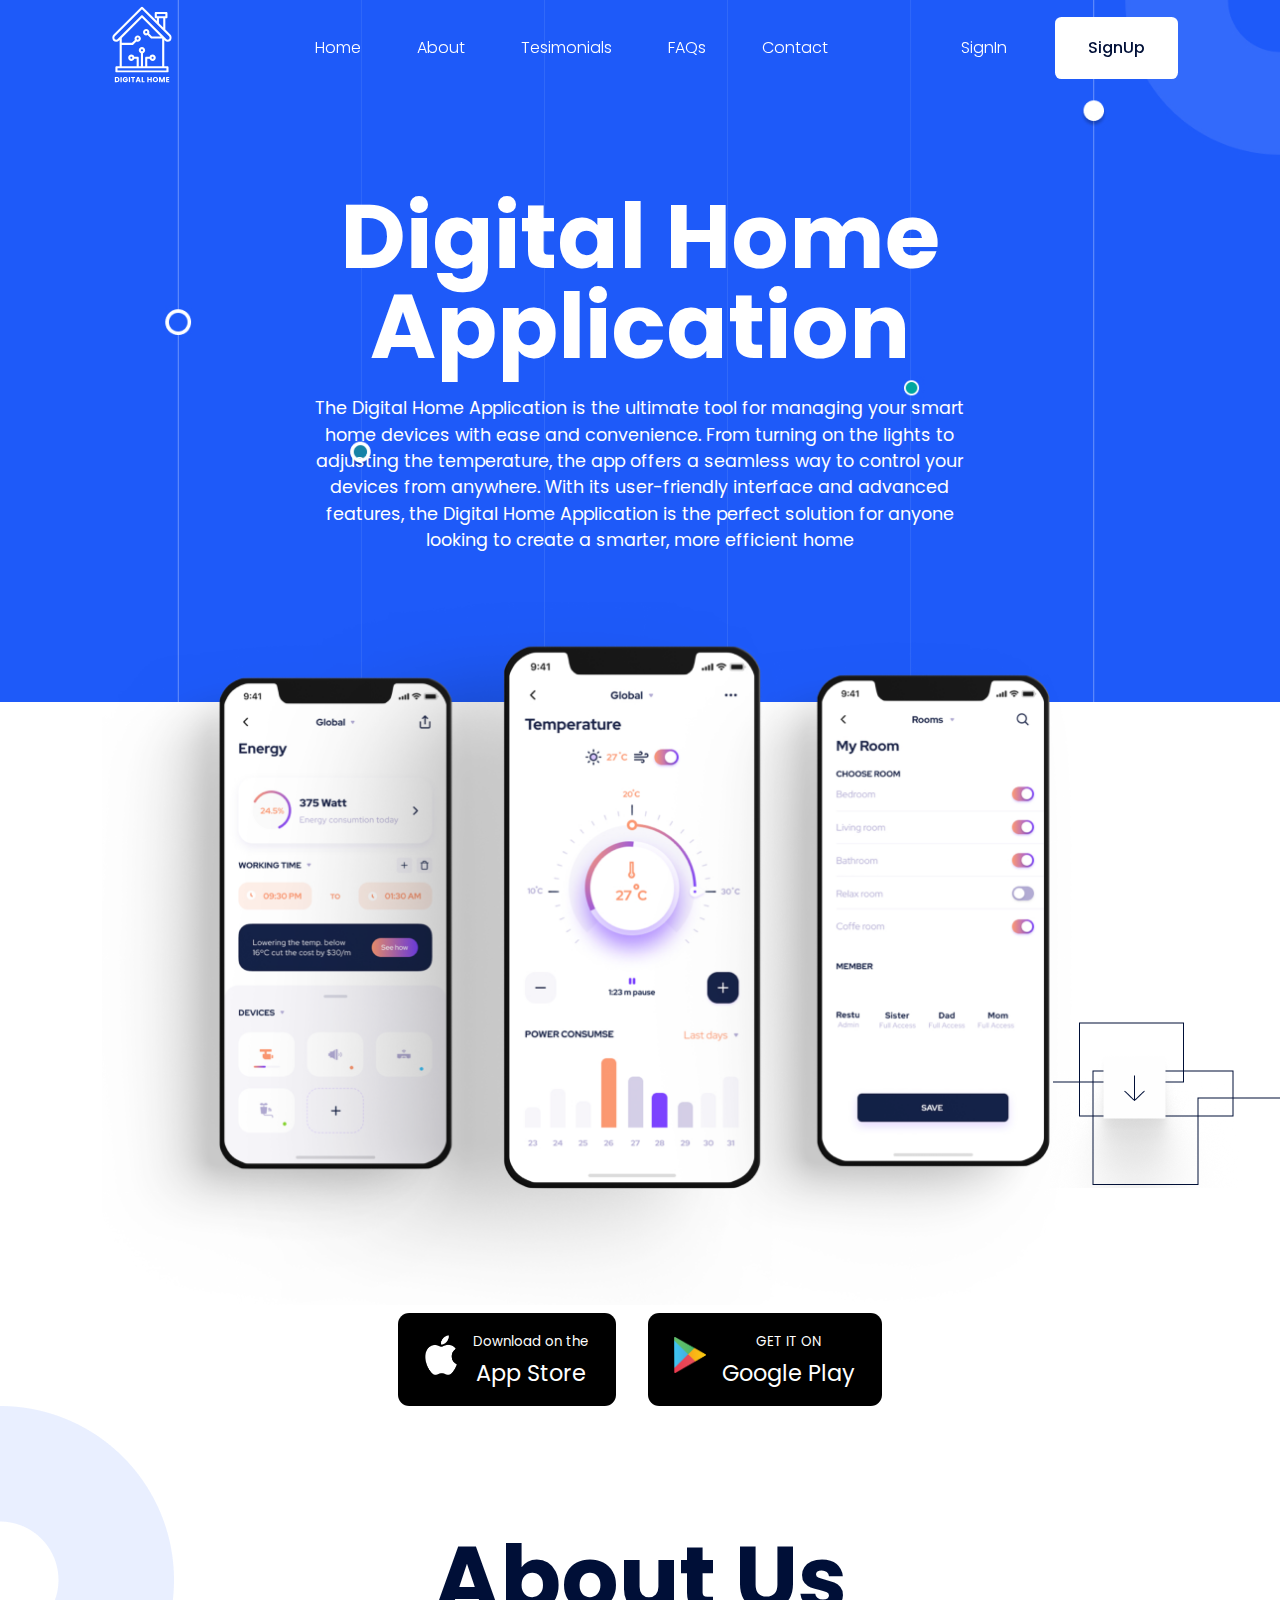
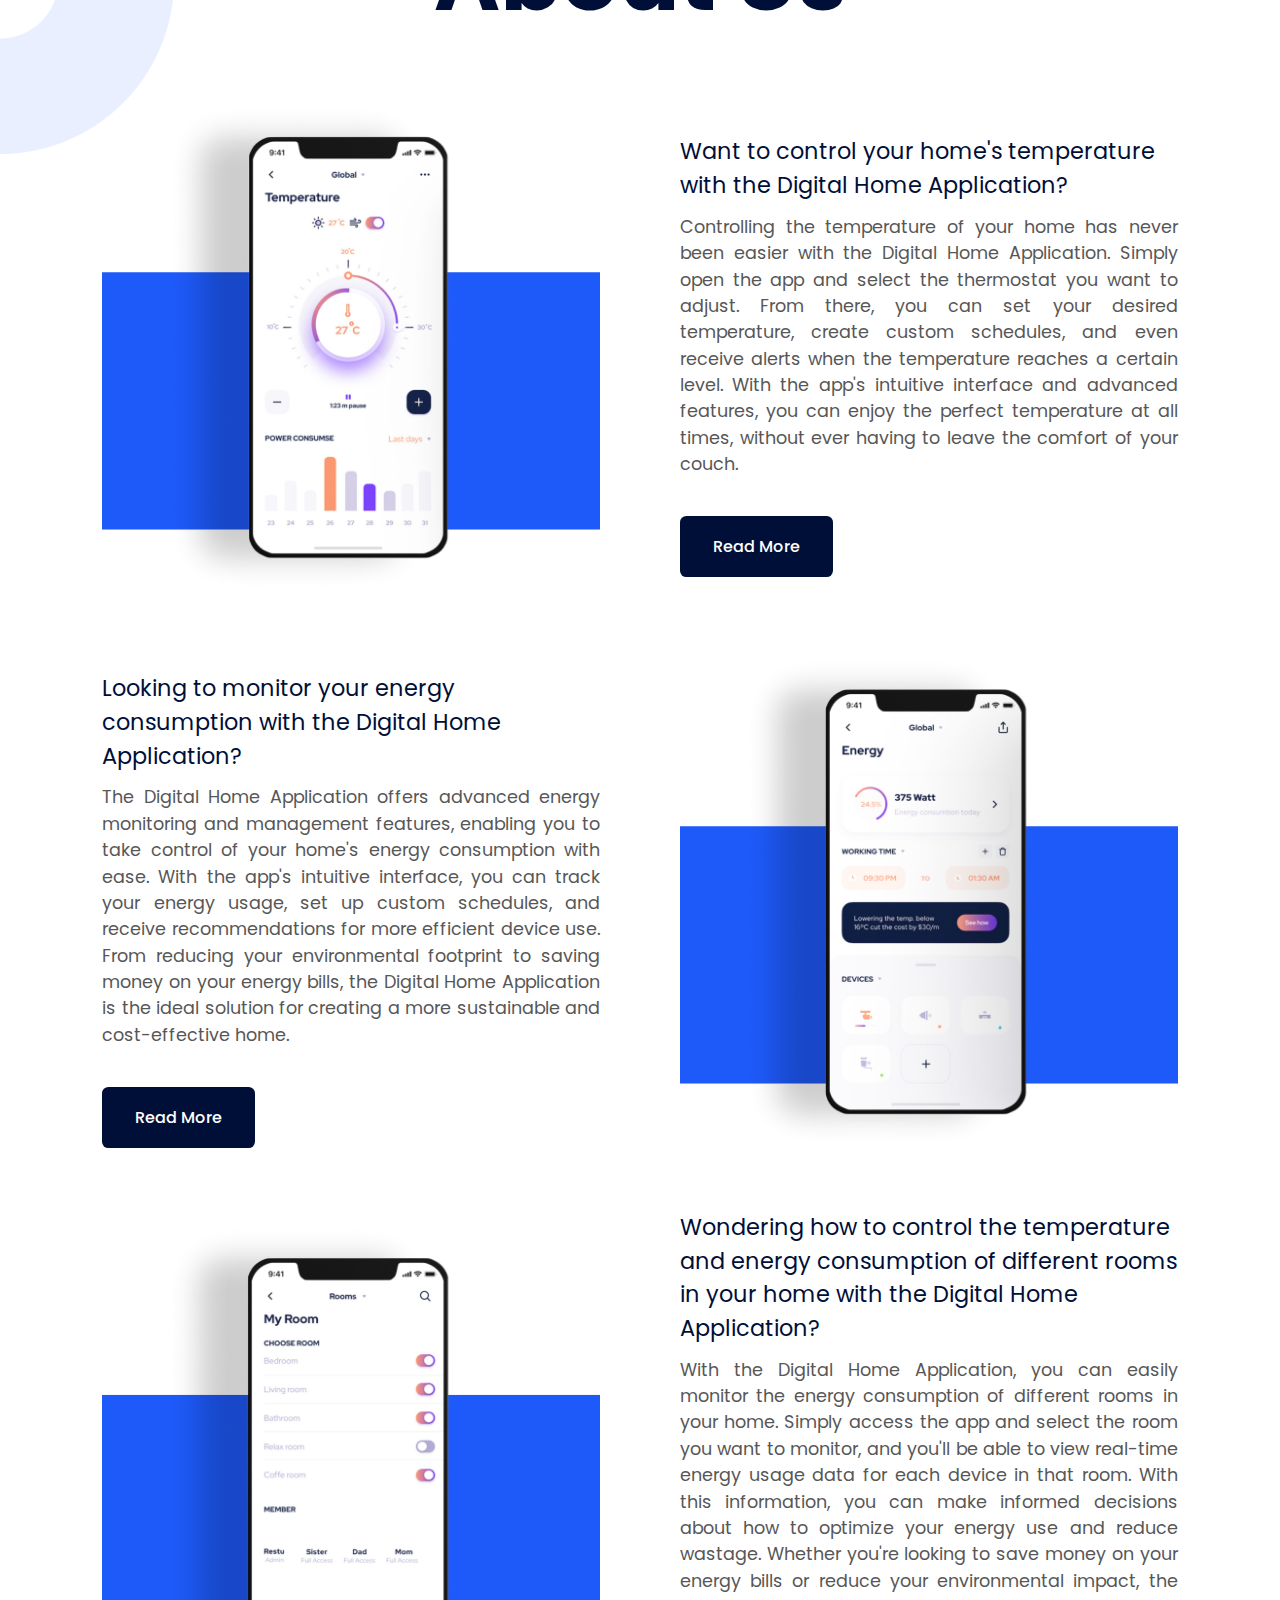
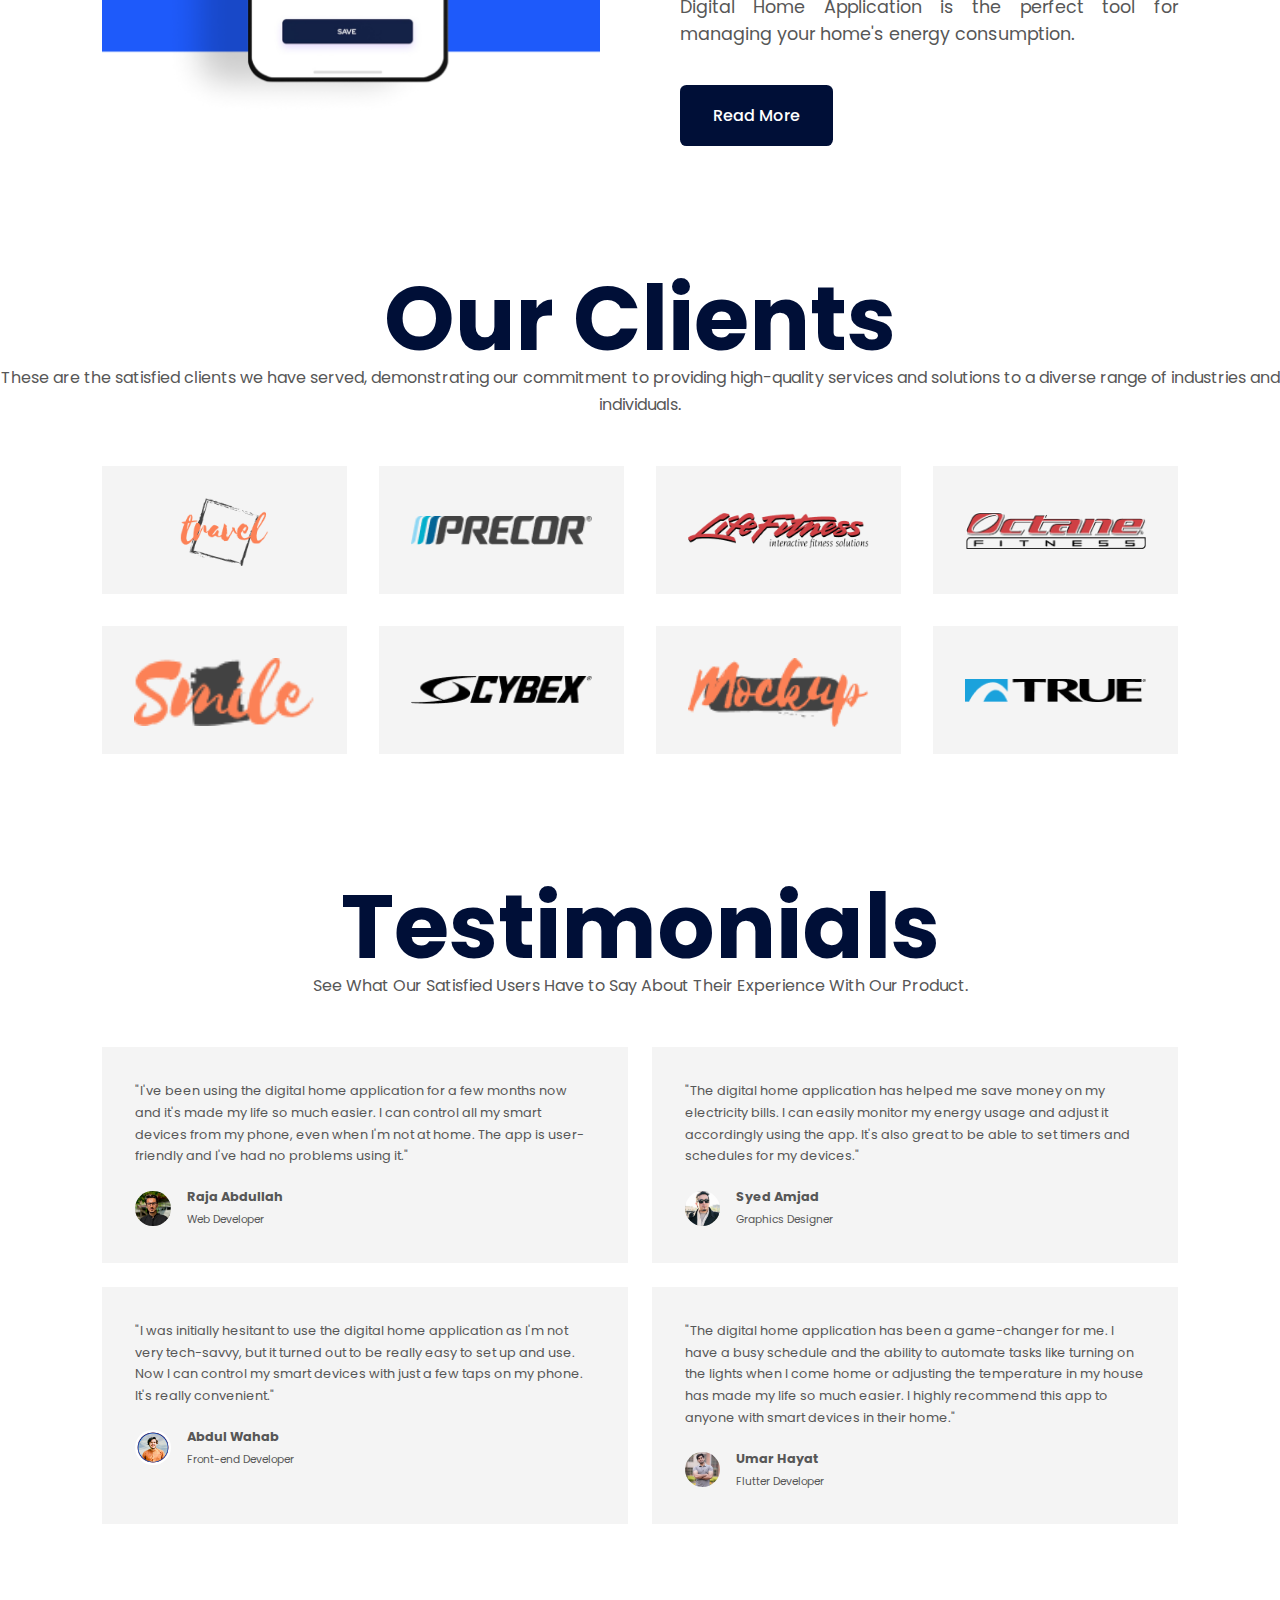
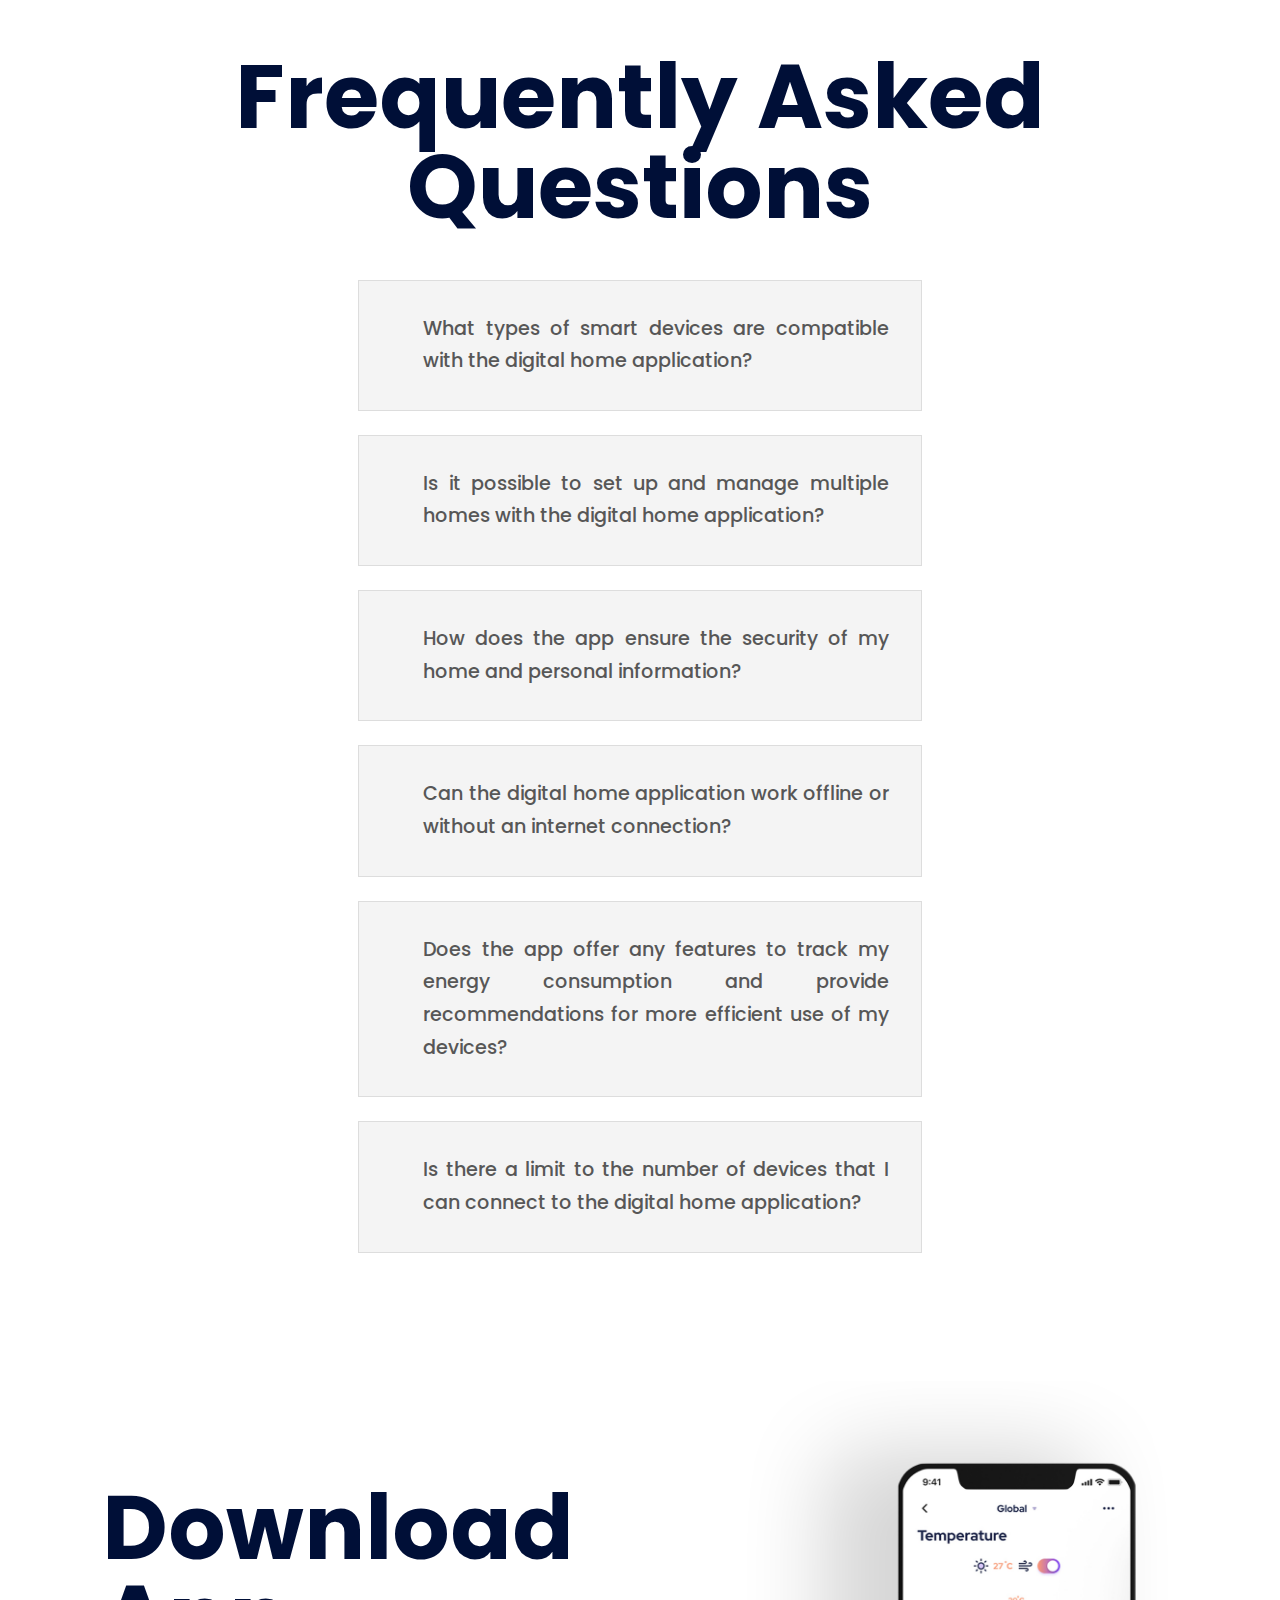
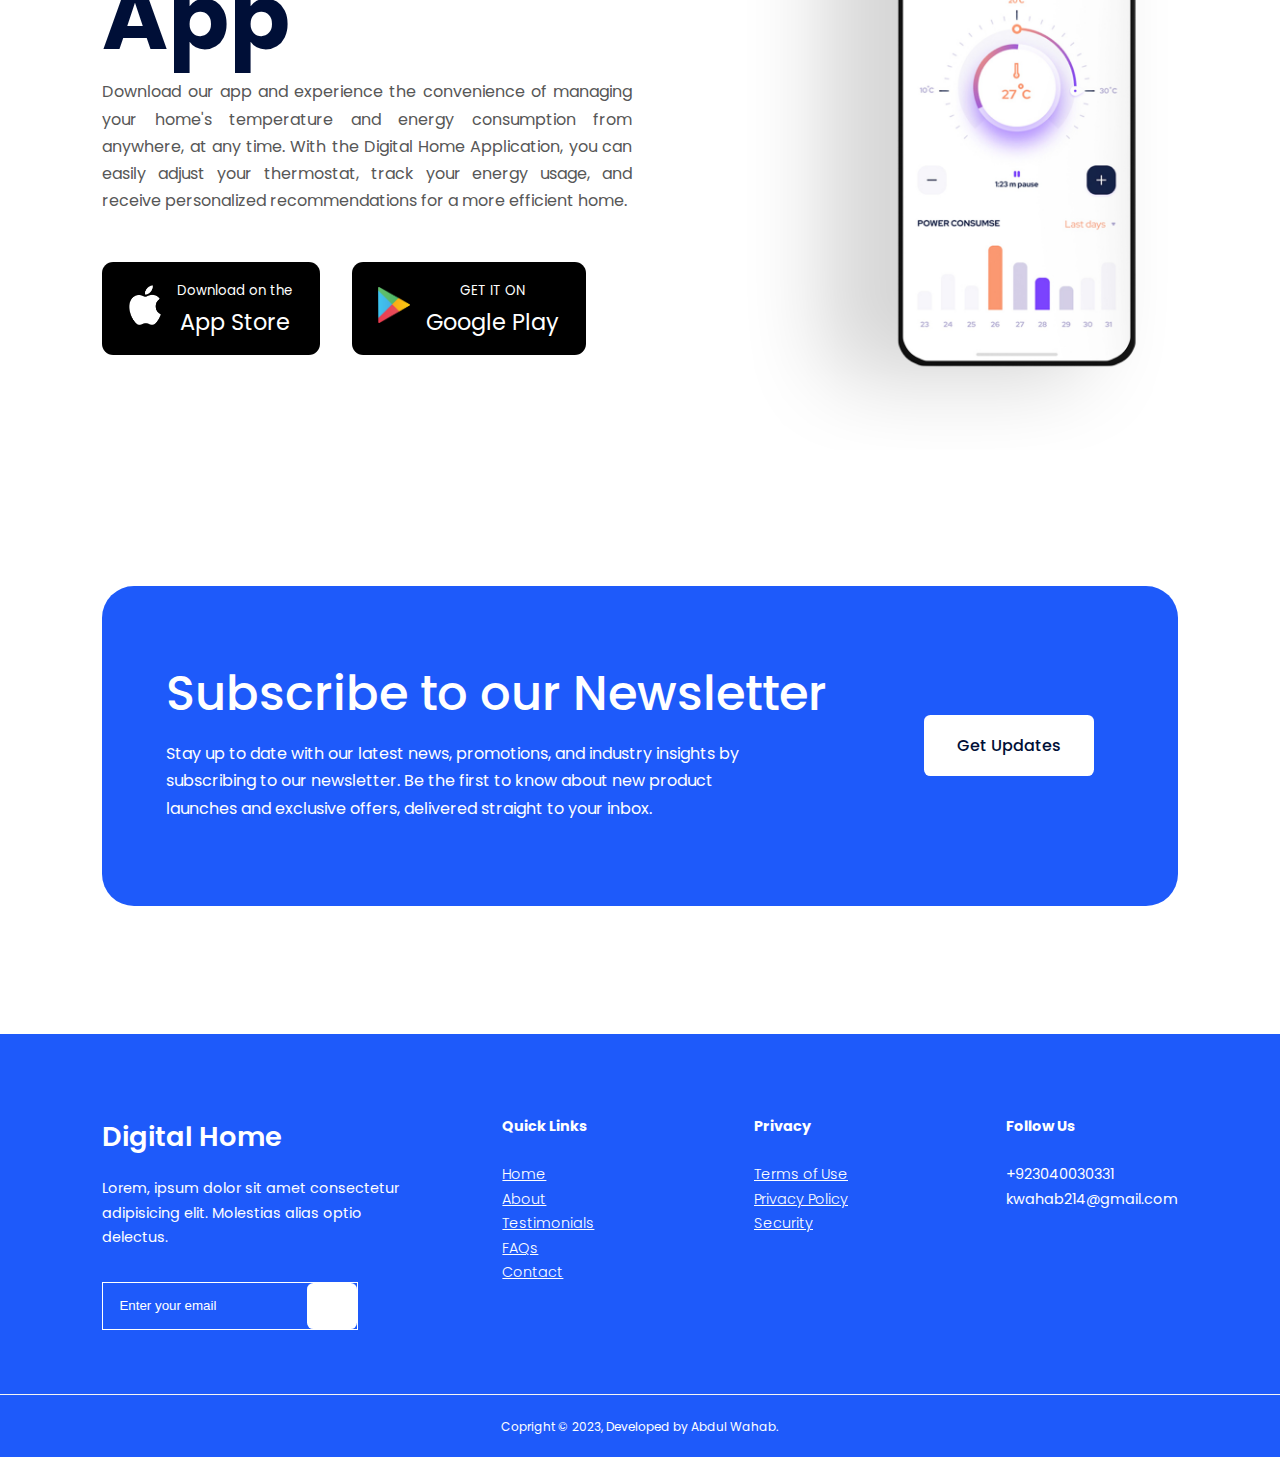
<file: index.html>
<!DOCTYPE html>
<html lang="en">
  <head>
    <meta charset="UTF-8" />
    <meta http-equiv="X-UA-Compatible" content="IE=edge" />
    <meta name="viewport" content="width=device-width, initial-scale=1.0" />

    <!-- Google Fonts CDN -->
    <link rel="preconnect" href="https://fonts.googleapis.com" />
    <link rel="preconnect" href="https://fonts.gstatic.com" crossorigin />
    <link
      href="https://fonts.googleapis.com/css2?family=Poppins:ital,wght@0,300;0,400;0,500;0,600;0,700;0,800;0,900;1,300;1,400;1,500;1,600;1,700;1,800;1,900&display=swap"
      rel="stylesheet"
    />
    <!-- IconScout CDN -->
    <link
      rel="stylesheet"
      href="https://unicons.iconscout.com/release/v4.0.0/css/line.css"
    />

    <!-- General CSS -->
    <link rel="stylesheet" href="style.css" />
    <title>Digital Home</title>
  </head>
  <body>
    <nav>
      <div class="container nav__container">

        <div class="nav__brand">
            <a  href="#">
                <img src="./images/logo1.svg" alt="">
            </a>
        </div>
        <a href="" class="nav__logo"><h3>DigitalHome</h3></a>

        <ul class="nav__items">
          <li class="nav__item">
            <a href="#" class="nav__link">Home</a>
          </li>
          <li class="nav__item">
            <a href="#about" class="nav__link">About</a>
          </li>
          <li class="nav__item">
            <a href="#testimonials" class="nav__link">Tesimonials</a>
          </li>
          <li class="nav__item">
            <a href="#faqs" class="nav__link">FAQs</a>
          </li>
          <li class="nav__item">
            <a href="contact.html" class="nav__link">Contact</a>
          </li>
        </ul>

        

        <div class="nav__signin-signup">
          <a href="signin.html" class="nav__signin">SignIn</a>
          <a href="signup.html" class="btn nav__signup">SignUp</a>
        </div>

        <button id="menu-btn">
          <i class="uil uil-bars"></i>
        </button>

        <button id="close-btn">
          <i class="uil uil-times"></i>
        </button>
      </div>
    </nav>

    <!--MAIN SECTION-->

    <header>
      <div class="container header__container">
        <h1 class="header__title">Digital Home <br />Application</h1>
        <p class="lead" style="color: white;">
          The Digital Home Application is the ultimate tool for managing your smart home devices with ease and convenience. From turning on the lights to adjusting the temperature, the app offers a seamless way to control your devices from anywhere. With its user-friendly interface and advanced features, the Digital Home Application is the perfect solution for anyone looking to create a smarter, more efficient home
        </p>

        <div class="header__image">
          <img src="images/hero.png" alt="header-img" />
        </div>

        <div class="cta">
          <a href="#" class="btn btn-primary">
            <div class="logo">
              <img src="./images/Apple-logo.png" alt="" />
              <!-- <i class="uil uil-apple"></i> -->
            </div>
            <span>
              <small> Download on the </small> <br />
              <h4>App Store</h4></span
            >
          </a>

          <a href="#" class="btn btn-primary">
            <div class="logo">
              <img src="./images/google playstore.png" alt="" />
              <!-- <i class="uil uil-apple"></i> -->
            </div>
            <span>
              <small> GET IT ON </small><br />
              <h4>Google Play</h4>
            </span>
          </a>
        </div>

        <div class="header__socials">
          <a href="#" class="header__social">
            <i class="uil uil-facebook-f"></i>
          </a>
          <a href="#" class="header__social">
            <i class="uil uil-twitter-alt"></i>
          </a>
          <a href="#" class="header__social">
            <i class="uil uil-instagram"></i>
          </a>
          <a href="#" class="header__social">
            <i class="uil uil-linkedin"></i>
          </a>
        </div>
      </div>

      <div class="header__decorater-1">
        <img src="images/header-decorator1.png" alt="" />
      </div>
      <div class="header__decorater-2">
        <img src="images/header-decorator-2.png" alt="" />
      </div>
    </header>

    <!--ABOUT SECTION-->

    <section id="about">
      <h1 class="about__title">About Us</h1>

      <div class="container">
        <article class="about__article">
          <div class="about__image">
            <img src="images/about1.png" alt="about-img" />
          </div>
          <div class="about__content">
            <h2 class="about__article-title">
             Want to control your home's temperature with the Digital Home Application?
            </h2>
            <p class="about__content-lead">
              Controlling the temperature of your home has never been easier with the Digital Home Application. Simply open the app and select the thermostat you want to adjust. From there, you can set your desired temperature, create custom schedules, and even receive alerts when the temperature reaches a certain level. With the app's intuitive interface and advanced features, you can enjoy the perfect temperature at all times, without ever having to leave the comfort of your couch.
            </p>
            <a href="#" class="btn btn-primary"> Read More </a>
          </div>
        </article>

        <article class="about__article">
          <div class="about__content">
            <h2 class="about__article-title">
              Looking to monitor your energy consumption with the Digital Home Application?
            </h2>
            <p class="about__content-lead">
              The Digital Home Application offers advanced energy monitoring and management features, enabling you to take control of your home's energy consumption with ease. With the app's intuitive interface, you can track your energy usage, set up custom schedules, and receive recommendations for more efficient device use. From reducing your environmental footprint to saving money on your energy bills, the Digital Home Application is the ideal solution for creating a more sustainable and cost-effective home.
            </p>
            <a href="#" class="btn btn-primary"> Read More </a>
          </div>

          <div class="about__image">
            <img src="images/about2.png" alt="about-img" />
          </div>
        </article>

        <article class="about__article">
          <div class="about__image">
            <img src="images/about3.png" alt="about-img" />
          </div>
          <div class="about__content">
            <h2 class="about__article-title">
              Wondering how to control the temperature and energy consumption of different rooms in your home with the Digital Home Application? 
            </h2>
            <p class="about__content-lead">
              With the Digital Home Application, you can easily monitor the energy consumption of different rooms in your home. Simply access the app and select the room you want to monitor, and you'll be able to view real-time energy usage data for each device in that room. With this information, you can make informed decisions about how to optimize your energy use and reduce wastage. Whether you're looking to save money on your energy bills or reduce your environmental impact, the Digital Home Application is the perfect tool for managing your home's energy consumption.
            </p>
            <a href="#" class="btn btn-primary"> Read More </a>
          </div>
        </article>
      </div>
    </section>

    <!--CLIENTS SECTION-->
    <section id="clients">
      <h1>Our Clients</h1>
      <p>
        These are the satisfied clients we have served, demonstrating our commitment to providing high-quality services and solutions to a diverse range of industries and individuals.
      </p>

      <div class="container clients-container">
        <div class="">
          <img src="images/client1.png" alt="" />
        </div>
        <div class="">
          <img src="images/client2.png" alt="" />
        </div>
        <div class="">
          <img src="images/client3.png" alt="" />
        </div>
        <div class="">
          <img src="images/client4.png" alt="" />
        </div>
        <div class="">
          <img src="images/client5.png" alt="" />
        </div>
        <div class="">
          <img src="images/client6.png" alt="" />
        </div>

        <div class="">
          <img src="images/client7.png" alt="" />
        </div>
        <div class="">
          <img src="images/client8.png" alt="" />
        </div>
      </div>
    </section>

    <!--TESTIMONIALS SECTION-->
    <section id="testimonials">
      <h1>Testimonials</h1>
      <p style="text-align: center;">
        See What Our Satisfied Users Have to Say About Their Experience With Our Product.
      </p>
      <div class="container testimonials-container">
        <article class="testimonial">
          <p>
            "I've been using the digital home application for a few months now and it's made my life so much easier. I can control all my smart devices from my phone, even when I'm not at home. The app is user-friendly and I've had no problems using it."
          </p>
          <div class="testimonial__client">
            <div class="avatar">
              <img src="/images/avatar1.jpg" alt="" />
            </div>
            <div class="testimonial__work">
              <p><b>Raja Abdullah</b></p>
              <small>Web Developer</small>
            </div>
          </div>
        </article>

        <article class="testimonial">
          <p>
            "The digital home application has helped me save money on my electricity bills. I can easily monitor my energy usage and adjust it accordingly using the app. It's also great to be able to set timers and schedules for my devices."
          </p>
          <div class="testimonial__client">
            <div class="avatar">
              <img src="/images/avatar2.jpg" alt="" />
            </div>
            <div class="testimonial__work">
              <p><b>Syed Amjad</b></p>
              <small>Graphics Designer</small>
            </div>
          </div>
        </article>

        <article class="testimonial">
          <p>
           "I was initially hesitant to use the digital home application as I'm not very tech-savvy, but it turned out to be really easy to set up and use. Now I can control my smart devices with just a few taps on my phone. It's really convenient."
          </p>
          <div class="testimonial__client">
            <div class="avatar">
              <img src="/images/avatar3.jpg" alt="" />
            </div>
            <div class="testimonial__work">
              <p><b>Abdul Wahab</b></p>
              <small>Front-end Developer</small>
            </div>
          </div>
        </article>

        <article class="testimonial">
          <p>
            "The digital home application has been a game-changer for me. I have a busy schedule and the ability to automate tasks like turning on the lights when I come home or adjusting the temperature in my house has made my life so much easier. I highly recommend this app to anyone with smart devices in their home."
          </p>
          <div class="testimonial__client">
            <div class="avatar">
              <img src="/images/avatar4.jpg" alt="" />
            </div>
            <div class="testimonial__work">
              <p><b>Umar Hayat</b></p>
              <small>Flutter Developer</small>
            </div>
          </div>
        </article>
      </div>
    </section>

    <!--FAQs SECTION-->

    <section id="faqs">
      <h1>Frequently Asked Questions</h1>
      <div class="container faqs-container">
        <article class="faq">
          <span class="faq__icon">
            <i class="uil uil-plus"></i>
          </span>
          <div class="faq__question-answer">
            <h4 class="faq__question">
              What types of smart devices are compatible with the digital home application?
            </h4>
            <p class="faq__answer">
              The digital home application is compatible with a wide range of smart devices, including smart lights, thermostats, door locks, security cameras, and more. The app supports many popular smart home platforms, such as Amazon Alexa and Google Home, allowing you to control all your devices from a single app.
            </p>
          </div>
        </article>

        <article class="faq">
          <span class="faq__icon">
            <i class="uil uil-plus"></i>
          </span>
          <div class="faq__question-answer">
            <h4 class="faq__question">
              Is it possible to set up and manage multiple homes with the digital home application?
            </h4>
            <p class="faq__answer">
              Yes, you can set up and manage multiple homes with the digital home application. The app allows you to create different locations and customize settings for each one, making it easy to control your smart devices wherever you are.
            </p>
          </div>
        </article>

        <article class="faq">
          <span class="faq__icon">
            <i class="uil uil-plus"></i>
          </span>
          <div class="faq__question-answer">
            <h4 class="faq__question">
              How does the app ensure the security of my home and personal information?
            </h4>
            <p class="faq__answer">
              The digital home application uses advanced security protocols and encryption to protect your home and personal information. The app also requires you to create a strong, unique password and supports two-factor authentication for an additional layer of security.
            </p>
          </div>
        </article>

        <article class="faq">
          <span class="faq__icon">
            <i class="uil uil-plus"></i>
          </span>
          <div class="faq__question-answer">
            <h4 class="faq__question">
            Can the digital home application work offline or without an internet connection?
            </h4>
            <p class="faq__answer">
              While some features may be limited, the digital home application can still work offline or without an internet connection. However, you will need an internet connection to set up and initially connect your devices to the app.
            </p>
          </div>
        </article>

        <article class="faq">
          <span class="faq__icon">
            <i class="uil uil-plus"></i>
          </span>
          <div class="faq__question-answer">
            <h4 class="faq__question">
              Does the app offer any features to track my energy consumption and provide recommendations for more efficient use of my devices?
            </h4>
            <p class="faq__answer">
              Yes, the digital home application includes energy monitoring features that allow you to track your energy consumption and receive recommendations for more efficient use of your devices. You can also set up custom schedules and timers to automate your devices and save energy.
            </p>
          </div>
        </article>

        <article class="faq">
          <span class="faq__icon">
            <i class="uil uil-plus"></i>
          </span>
          <div class="faq__question-answer">
            <h4 class="faq__question">
              Is there a limit to the number of devices that I can connect to the digital home application?
            </h4>
            <p class="faq__answer">
              The number of devices you can connect to the digital home application may vary depending on the type of devices and the app's capabilities. However, most smart home platforms support a large number of devices, and you can always contact the app's support team if you have any questions or concerns..
            </p>
          </div>
        </article>
      </div>
    </section>

    <!--Download App SECTION-->

    <section id="downloadApp">
      <div class="container downloadApp__container">
        <div class="downloadApp__content">
          <h1>Download App</h1>
          <p style="text-align: justify;">
           Download our app and experience the convenience of managing your home's temperature and energy consumption from anywhere, at any time. With the Digital Home Application, you can easily adjust your thermostat, track your energy usage, and receive personalized recommendations for a more efficient home.
          </p>
          <div class="cta">
            <a href="#" class="btn btn-primary">
              <div class="logo">
                <img src="./images/Apple-logo.png" alt="" />
                <!-- <i class="uil uil-apple"></i> -->
              </div>
              <span>
                <small> Download on the </small> <br />
                <h4>App Store</h4></span
              >
            </a>

            <a href="#" class="btn btn-primary">
              <div class="logo">
                <img src="./images/google playstore.png" alt="" />
                <!-- <i class="uil uil-apple"></i> -->
              </div>
              <span>
                <small> GET IT ON </small><br />
                <h4>Google Play</h4>
              </span>
            </a>
          </div>
        </div>
        <div class="downloadApp__image">
          <img src="/images/app.png" alt="" />
        </div>
      </div>
    </section>

    <!--Subscribe SECTION-->

    <section id="subscribe">
      <div class="container subscribe__container">
        <div class="subscribe__text">
          <h2>Subscribe to our Newsletter</h2>
          <p>
            Stay up to date with our latest news, promotions, and industry insights by subscribing to our newsletter. Be the first to know about new product launches and exclusive offers, delivered straight to your inbox.
          </p>
        </div>

        <!-- <form action="">
            <input type="email" placeholder="Enter your email" />
            <button type="submit" class="btn btn-primary">
              Subscribe
            </button>
          </form> -->

        <a href="" class="btn subscribe__btn">Get Updates</a>
      </div>
    </section>

    <!--Footer SECTION-->

    <footer >
      <div class="container footer__container">
        <div class="footer__1">
        
            <a class="footer__logo" href="">
              <h3>Digital Home</h3>
            </a>
         
          <p>
            Lorem, ipsum dolor sit amet consectetur adipisicing elit. Molestias
            alias optio delectus.
          </p>

          <div class="footer__subscribe">
            
              <input type="email" placeholder="Enter your email" />
              <button type="submit" class="btn btn-primary footer-subscribe-btn">
                <i class="uil uil-arrow-right"></i>
              </button>
            
          </div>
        </div>

        <div class="footer__2">
          <h4>Quick Links</h4>
          <ul class="permalinks">
            <li><a href="#">Home</a></li>
            <li><a href="#about">About</a></li>
            <li><a href="#testimonials">Testimonials</a></li>
            <li><a href="#faq">FAQs</a></li>
            <li><a href="contact.html">Contact</a></li>
          </ul>
        </div>

        <div class="footer__3">
          <h4>Privacy</h4>
          <ul class="privacy">
            <li><a href="#">Terms of Use</a></li>
            <li><a href="#">Privacy Policy</a></li>
            <li><a href="#">Security</a></li>
          </ul>
        </div>

        <div class="footer__4">
          <h4>Follow Us</h4>
          <p>
            +923040030331 <br />
            kwahab214@gmail.com
          </p>
          <ul class="footer__socials">
            <li>
              <a href="#">
                <i class="uil uil-facebook-f"></i>
              </a>
            </li>
            <li>
              <a href="#">
                <i class="uil uil-twitter-alt"></i>
              </a>
            </li>
            <li>
              <a href="#">
                <i class="uil uil-instagram"></i>
              </a>
            </li>
            <li>
              <a href="#">
                <i class="uil uil-youtube"></i>
              </a>
            </li>
          </ul>
        </div>
      </div>

      <div class="copyright">
        <small>Copright &copy; 2023, Developed by Abdul Wahab. </small>
      </div>
    </footer>

    <script src="main.js">
     
        
    </script>
  </body>
</html>
</file>
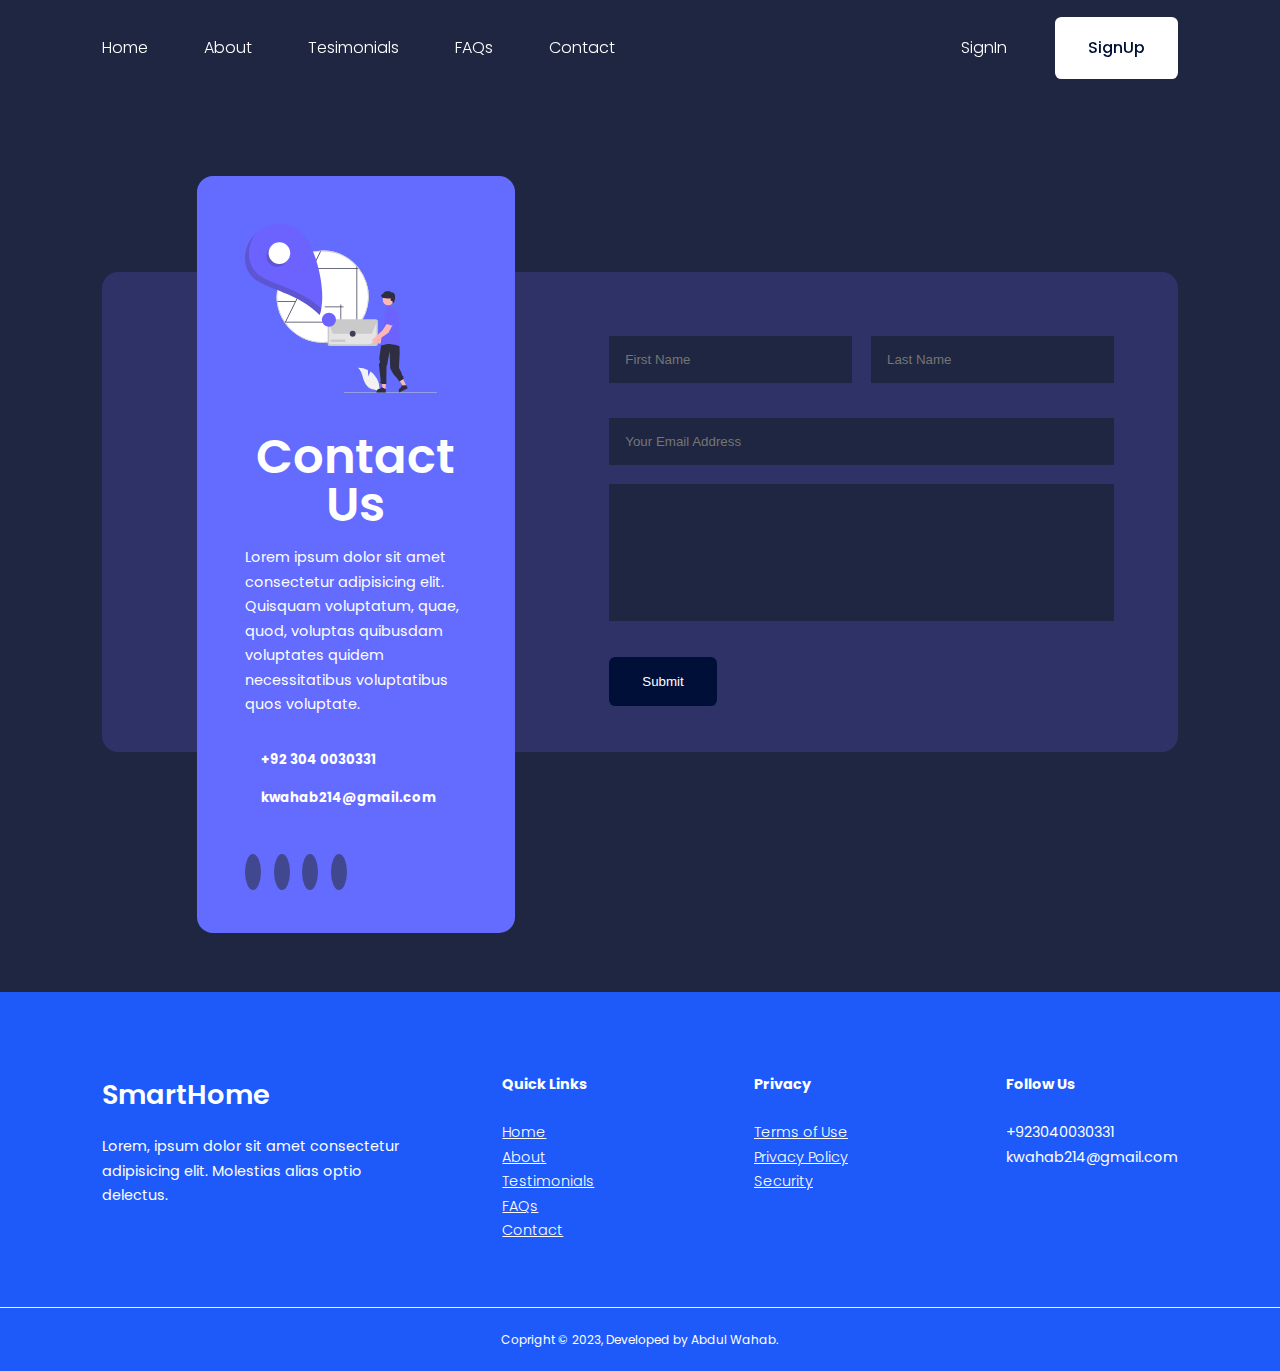
<file: contact.html>
<!DOCTYPE html>
<html lang="en">
  <head>
    <meta charset="UTF-8" />
    <meta http-equiv="X-UA-Compatible" content="IE=edge" />
    <meta name="viewport" content="width=device-width, initial-scale=1.0" />

    <!-- Google Fonts CDN -->
    <link rel="preconnect" href="https://fonts.googleapis.com" />
    <link rel="preconnect" href="https://fonts.gstatic.com" crossorigin />
    <link
      href="https://fonts.googleapis.com/css2?family=Poppins:ital,wght@0,300;0,400;0,500;0,600;0,700;0,800;0,900;1,300;1,400;1,500;1,600;1,700;1,800;1,900&display=swap"
      rel="stylesheet"
    />
    <!-- IconScout CDN -->
    <link
      rel="stylesheet"
      href="https://unicons.iconscout.com/release/v4.0.0/css/line.css"
    />

    <!-- General CSS -->
    <link rel="stylesheet" href="style.css" />

    <link rel="stylesheet" href="contact.css">
    <title>Smart Home</title>
  </head>
  <body>
    <nav>
      <div class="container nav__container">
        <ul class="nav__items">
          <li class="nav__item">
            <a href="index.html" class="nav__link">Home</a>
          </li>
          <li class="nav__item">
            <a href="index.html#about" class="nav__link">About</a>
          </li>
          <li class="nav__item">
            <a href="index.html#testimonials" class="nav__link">Tesimonials</a>
          </li>
          <li class="nav__item">
            <a href="index.html#faqs" class="nav__link">FAQs</a>
          </li>
          <li class="nav__item">
            <a href="contact.html" class="nav__link">Contact</a>
          </li>
        </ul>

        <a href="" class="nav__logo"><h3>Smart Home</h3></a>

        <div class="nav__signin-signup">
          <a href="signin.html" class="nav__signin">SignIn</a>
          <a href="signup.html" class="btn nav__signup">SignUp</a>
        </div>

        <button id="menu-btn">
          <i class="uil uil-bars"></i>
        </button>

        <button id="close-btn">
          <i class="uil uil-times"></i>
        </button>
      </div>
    </nav>

    <section class="contact">
      <div class="container contact__container">
        <aside class="container contact__aside">
          <div class="aside__image">
            <img src="/images/contact.svg" alt="contact" />
          </div>
          <h2>Contact Us</h2>
          <p>
            Lorem ipsum dolor sit amet consectetur adipisicing elit. Quisquam
            voluptatum, quae, quod, voluptas quibusdam voluptates quidem
            necessitatibus voluptatibus quos voluptate.
          </p>
          <ul class="contact__details">
            <li>
              <i class="uil uil-phone-times"></i>
              <h5>+92 304 0030331</h5>
            </li>
            <li>
              <i class="uil uil-envelope"></i>
              <h5>kwahab214@gmail.com</h5>
            </li>
          </ul>

          <ul class="contact__socials">
            <li>
              <a href="#"><i class="uil uil-facebook-f"></i></a>
            </li>
            <li>
              <a href="#"><i class="uil uil-twitter-alt"></i></a>
            </li>
            <li>
              <a href="#"><i class="uil uil-instagram"></i></a>
            </li>
            <li>
              <a href="#"><i class="uil uil-linkedin"></i></a>
            </li>
          </ul>
        </aside>

        <form action="https://formspree.io/f/xrgdavje" method="POST">
          <div class="form__name">
            <input
              type="text"
              name="First Name"
              placeholder="First Name"
              required
            />
            <input type="text" placeholder="Last Name" />
            </div>
            <input
              type="email"
              name="Email Address"
              placeholder="Your Email Address"
              required
            />
            <textarea name="Message" rows="7" required></textarea>
            <button type="submit" class="btn btn-primary">Submit</button>
          </div>
        </form>


      </div>
    </section>


    
    <footer >
      <div class="container footer__container">
        <div class="footer__1">
        
            <a class="footer__logo" href="">
              <h3>SmartHome</h3>
            </a>
         
          <p>
            Lorem, ipsum dolor sit amet consectetur adipisicing elit. Molestias
            alias optio delectus.
          </p>

         
        </div>

        <div class="footer__2">
          <h4>Quick Links</h4>
          <ul class="permalinks">
            <li><a href="index.html">Home</a></li>
            <li><a href="index.html#about">About</a></li>
            <li><a href="index.html#testimonials">Testimonials</a></li>
            <li><a href="index.html#faq">FAQs</a></li>
            <li><a href="#">Contact</a></li>
          </ul>
        </div>

        <div class="footer__3">
          <h4>Privacy</h4>
          <ul class="privacy">
            <li><a href="#">Terms of Use</a></li>
            <li><a href="#">Privacy Policy</a></li>
            <li><a href="#">Security</a></li>
          </ul>
        </div>

        <div class="footer__4">
          <h4>Follow Us</h4>
          <p>
            +923040030331 <br />
            kwahab214@gmail.com
          </p>
          <ul class="footer__socials">
            <li>
              <a href="#">
                <i class="uil uil-facebook-f"></i>
              </a>
            </li>
            <li>
              <a href="#">
                <i class="uil uil-twitter-alt"></i>
              </a>
            </li>
            <li>
              <a href="#">
                <i class="uil uil-instagram"></i>
              </a>
            </li>
            <li>
              <a href="#">
                <i class="uil uil-youtube"></i>
              </a>
            </li>
          </ul>
        </div>
      </div>

      <div class="copyright">
        <small>Copright &copy; 2023, Developed by Abdul Wahab. </small>
      </div>
    </footer>

    <script src="main.js">
     
        
    </script>
  </body>
</html>
</file>
<file: style.css>
* {
  margin: 0;
  padding: 0;
  box-sizing: border-box;
  outline: 0;
  border: 0;
  text-decoration: none;
  list-style: none;
}

:root {
  --color-primary: #1e5afa;
  --color-primary-variant: rgba(0, 0, 240, 0.2);
  --color-white: #fff;
  --color-light: #f4f4f4;
  --color-black: #000f37;
  --color-dark: #575757;

  --bottom-section-padding: 8rem;
  --bottom-section-padding-mobile: 6rem;

  --transition: all 0.3s ease;

  --container-width: 84%;
  --container-width-table: 90%;
  --container-width-phone: 94%;
}

html {
  scroll-behavior: smooth;
}

body {
  font-family: "Poppins", sans-serif;
  line-height: 1.7;
  color: var(--color-dark);
  background-color: var(--color-white);
}

.container {
  width: var(--container-width);
  margin: 0 auto;
}

h1 {
  font-size: 5.6rem;
  line-height: 1;
  color: var(--color-black);
}

h2 {
  font-size: 3rem;
  font-weight: 500;
  line-height: 1;
  color: var(--color-black);
}

h3 {
  font-size: 2rem;
  font-weight: 600;
}

.lead {
  width: 63%;
  font-size: 1.1rem;
  font-weight: 400;
  line-height: 1.5;
  margin: 1.5rem auto 3rem;
}

a {
  color: var(--color-white);
  font-weight: 300;
}

img {
  width: 100%;
}

.btn {
  display: inline-block;
  padding: 1rem 2rem 1rem;
  text-align: center;
  font-weight: 500;
  color: var(--color-black);
  border: 1px solid transparent;
  border-radius: 0.4rem;
  background: var(--color-white);
}

.btn-primary {
  background-color: var(--color-black);
  color: var(--color-white);
  transition: var(--transition);
}

.btn-primary:hover {
  background-color: var(--color-white);
  color: var(--color-black);
  border-color: var(--color-black);
}

.avatar {
  width: 2.2rem;
  height: 2.2rem;
  border-radius: 50%;
  overflow: hidden;
}

section {
  max-width: 100vw;
  padding-bottom: var(--bottom-section-padding);
}

/* =====NAVBAR======== */

nav {
  width: 100vw;
  height: 6rem;
  
  display: grid;
  place-items: center;
  position: fixed;
  top: 0;
  left: 0;
  z-index: 2;
}

.window-scroll{
  background: var(--color-primary);
  border-bottom:1px solid var(--color-white); 
  box-shadow: 0 1rem 1rem var(--color-primary-variant);
}

.nav__container {
  display: flex;
  justify-content: space-between;
  align-items: center;
}

.nav__brand{
  display: flex;
  align-items: center;
  gap: 1rem;

}

.nav__brand img {
  width: 5rem;
  


} 

nav button {
  display: none;
}

.nav__items {
  display: flex;
  gap: 3.5rem;
}

li{
  position: relative;
}

li::before{
  content: "";
  background: var(--color-white);
  position: absolute;
  left: 0;
  bottom: 0;
  width: 0;
  height: 2px;
  transition: 0.3s;
  
}

li:hover::before{
  width: 100%;
  transition: 0.3s;
}



.nav__logo {
  display: none;
  
}

.nav__signin-signup {
  display: flex;
  align-items: center;
  gap: 3rem;
}

.nav__container h3 {
  font-size: 1.7rem;
}

/* ======HEADER======== */
header {
  background: url("./images/header\ bg.jpg") no-repeat top center/100vw;
  max-width: 100vw;
  text-align: center;
  padding-bottom: var(--bottom-section-padding);
}

.header__container {
  position: relative;
}

.header__title {
  padding-top: 12rem;
  color: var(--color-white);
}

header p {
  color: rgba(255, 255, 255, 0.5);
  margin-bottom: 0;
}

.headr__image {
  width: 92%;
  margin: 0 auto;
}

.cta {
  display: flex;
  justify-content: center;
  gap: 2rem;
}

.cta a {
  display: flex;
  align-items: center;
  gap: 1rem;
  text-align: center;
  font-weight: 400;
  background: black;
  border-radius: 0.7rem;
  padding: 0.8rem 1.6rem;
}

.cta a:hover {
  background: var(--color-black);
  color: var(--color-white);
}
.cta .logo {
  width: 2rem;
}

.cta a h4 {
  font-size: 1.4rem;
  font-weight: 400;
}

.header__socials {
  position: absolute;
  top: 20%;
  display: flex;
  flex-direction: column;
  gap: 1.5rem;
  font-size: 1.2rem;
}

.header__decorater-1 {
  position: absolute;
}

.header__decorater-2 {
  position: absolute;
  right: 0;
  margin-top: -24rem;
}

/* ======ABOUT======== */
.about__title {
  text-align: center;
  margin-bottom: 5rem;
}

.about__article {
  display: grid;
  grid-template-columns: 1fr 1fr;
  gap: 5rem;
  align-items: center;
  margin-top: 3rem;
}

.about__content-lead{
  width: 100%;
  margin-top: .7rem;
  font-size: 1.1rem;
  text-align: justify;
  font-weight: 400;
  line-height: 1.5;
}
.about__article-title {
  font-size: 1.4rem;
  font-weight: 400;
  line-height: 1.5;
}

.about__article .btn {
  margin-top: 2.4rem;
}

/*======CLIENTS======== */

#clients {
  text-align: center;
}

#clients p{
  width: 100%;
}

.clients-container {
  display: grid;
  grid-template-columns: repeat(4, 1fr);
  gap: 2rem;
  margin-top: 3rem;
}

.clients-container div {
  background: var(--color-light);
  display: grid;
  align-items: center;
  height: 8rem;
  padding: 2rem;
  transition: var(--transition);
}

.clients-container div:hover {
  background: var(--color-white);
  border: rgba(0, 0, 0, 0.1) 1px solid;
  transition: var(--transition);
}

/* ======TESTIMONIALS======== */
#testimonials h1 {
  text-align: center;
}

.testimonials-container {
  display: grid;
  grid-template-columns: repeat(2, 1fr);
  gap: 1.5rem;
  margin-top: 3rem;
}

.testimonials-container .testimonial {
  display: flex;
  flex-direction: column;
  gap: 1.2rem;
  padding: 2rem;
  background: var(--color-light);
  font-size: 0.8rem;
  border: 1px solid transparent;
}

.testimonial:hover {
  background: var(--color-white);
  border-color: var(--color-primary-variant);
  transition: var(--transition);
  box-shadow: 0 2rem 2rem var(--color-primary-variant);
  z-index: 1;
}

.testimonial__client {
  display: flex;
  align-items: center;
  gap: 1rem;
}

/* ======FAQs======== */

#faqs h1 {
  text-align: center;
}

.faqs-container {
  width: 44%;
  margin-top: 3rem;
  display: grid;
  grid-template-columns: repeat(1, 1fr);
  gap: 1.5rem;
}

.faq {
  display: flex;
  gap: 2rem;
  padding: 2rem;
  background: var(--color-light);
  cursor: pointer;
  border: 1px solid #ddd;
}

.faq:hover {
  background: var(--color-white);
  border-color: var(--color-primary);
  transition: var(--transition);
  box-shadow: 0 2rem 2rem var(--color-primary-variant);
  z-index: 1;
}

.faq__icon i {
  font-size: 1.5rem;
  font-weight: 200;
}

.faq__question {
  font-size: 1.2rem;
  font-weight: 500;
  text-align: justify;
}

.faq__answer {
  display: none;
  margin-top: 1.5rem;
  font-size: 1.1rem;
  text-align: justify;
  font-weight: 400;
  line-height: 1.5;
}

.faq.open {
  border-color: var(--color-primary);
  color: var(--color-primary);
  box-shadow: 0 2rem 2rem var(--color-primary-variant);
  z-index: 1;
}

.faq.open .faq__answer {
  display: block;
}

/* ======DOWNLOAD APP CSS======== */

.downloadApp__container {
  display: grid;
  grid-template-columns: 1fr 1fr;
  gap: 1rem;
  align-items: center;
}

.downloadApp__content {
  display: flex;
  flex-direction: column;
  gap: 1rem;
}

#downloadApp .cta {
  justify-content: start;
  margin-top: 2rem;
}

/* ======SUBSCRIBE CSS======== */

.subscribe__container {
  background: 
      var(--color-primary) ;
  color: var(--color-white);
  padding: 4rem;
  display: flex;
  align-items: center;
  height: 20rem;
  border-radius: 2rem;
}

.subscribe__text {
  width: 80%;
}
.subscribe__text h2 {
  color: var(--color-white);
  font-weight: 500;
}

.subscribe__text p {
  margin-top: 1.4rem;
  width: 80%;
}

/* ======FOOTER CSS======== */

footer {
  background: var(--color-primary);
  padding-top: 5rem;
  font-size: 0.9rem;
  color: var(--color-white);
}

.footer__container {
  display: grid;
  grid-template-columns: repeat(4, 1fr);
  justify-content: space-between;
  gap: 5rem;
}

.footer__container > div h4 {
  color: var(--color-white);
  margin-bottom: 1.5rem;
}

.footer__logo h3 {
  font-size: 1.7rem;
}

.footer__1 p {
  margin: 1rem 0 2rem;
  width: 20rem;
}

.footer__subscribe {
  background: transparent;
  border: 1px solid var(--color-white);
  display: flex;
  align-items: center;
  justify-content: space-between;
  height: 3rem;
  width: 80%;
}

.footer__subscribe input {
  color: var(--color-white);
  background: transparent;
  margin-left: 1rem;
}

.footer__subscribe input::placeholder {
  color: var(--color-white);
}

.footer__subscribe button {
  background: var(--color-white);
  color: var(--color-black);
  height: 100%;
  font-size: 1.2rem;
  padding: 0 1.5rem;
}

.footer__subscribe button:hover {
  background: var(--color-light);
  color: var(--color-primary);
  cursor: pointer;
}

footer ul li {
  color: var(--color-white);
  text-decoration: underline;
}

.footer__4 p {
  margin-bottom: 1.5rem;
}

.footer__socials {
  display: flex;
  gap: 1rem;
  font-size: 1.4rem;
}

.copyright {
  text-align: center;
  margin-top: 4rem;
  padding: 1.2rem;
  color: var(--color-white);
  border-top: 1px solid var(--color-light);
}

/* ======RESPONSIVE CSS TABLETS======== */

@media screen and (max-width: 1024px) {
  .container {
    width: var(--container-width-table);
  }
  h1 {
    font-size: 4.2rem;
  }
  h2 {
    font-size: 2rem;
  }
  h3 {
    font-size: 1.8rem;
  }
  .nav__brand{
    /* display: none; */
    margin-left: 3rem;
  }

  .lead {
    width: 72%;
    margin-bottom: 3rem;
    color: var(--color-white);
  }

  section {
    padding-bottom: var(--bottom-section-padding-mobile);
  }

  /* ======NAVBAR CSS======== */

  nav {
    background: var(--color-primary);
  }

  .nav__container {
    position: relative;
    width: 100%;
  }

  .nav__logo {
    display:inline-block;
   position: absolute;
  left: 50%;
  top: 50%;
  transform: translate(-50%, -50%);
 
  }

  .nav__items {
    position: fixed;
    top: 6rem;
    right: 0;
    background: var(--color-black);
    height: max-content;
    width: 18rem;
    box-shadow: -2rem 2rem 3rem rgba(0, 0, 0, 0.2);
    flex-direction: column;
    gap: 0;
    z-index: 3;
    border-radius: 1rem;
    border-color: white;
  
    display: none;

  }

    .nav__items li {
        width: 100%;
        height: 6rem;
        animation: animateNavItems 400ms linear forwards;
        transform-origin: top right;
        opacity: 0;
        
    }

    .nav__items li:nth-child(2){
            animation-delay: 200ms;
        }

        .nav__items li:nth-child(3){
            animation-delay: 400ms;
        }

      .nav__items li:nth-child(4){
            animation-delay: 600ms;
        }

        .nav__items li:nth-child(5){
            animation-delay: 800ms;
        }

        /* ============KEYFRAMES============*/
    @keyframes animateNavItems{
    0% {
        transform: rotateZ(-90deg) rotateX(90deg) scale(.1);
    } 
    100%{
        transform: rotateZ(0deg) rotateX(0deg) scale(1);
        opacity: 1;
    }
}

    .nav__items li a {
         color: var(--color-white);
        width: 100%;
        height: 6rem;
        display: flex;
        align-items: center;
        padding-left: 3rem;
        /* transition: var(--transition); */
    }


        

    .nav__items li a:hover {
        background: var(--color-primary);
        color: var(--color-white);
    }

    .nav__signin-signup {
        display: none;
    }

  

    nav button{
        display:inline-block;
        position: absolute;
        right: 1rem;
        margin-right:1.4rem ;
        background: transparent;
        color: var(--color-white);
        cursor: pointer;
        
    }
    

    nav button#close-btn{
        display: none;
    }
    nav button i{
        font-size: 2.5rem;      
    }

    /* ======HERO CSS======== */
    header{
        padding-bottom: var(--bottom-section-padding-mobile);
        background: var(--color-primary);
    }

    .header__title{
        margin-bottom: 1.5rem;
    }

    .header__image{
        display: none;
    }

    .cta{
        margin-top: 3rem;
    }

    .header__socials{
        top:24%;
        gap: 1rem;
        font-size: 1rem;
    }

    .header__decorater-2{
        display: none;
    }

    /* ======ABOUT CSS======== */

    #about{
        margin-top: 7rem;

    }

    .about__article{
       margin: 0 auto;
    }

    /* ======CLients CSS======== */

    .client__container{
        gap: 1rem;
    }

    /* ======TESTIMONIALS CSS======== */

    .testimonial__container{
        grid-template-columns: 1fr;
        gap: 1rem;
    }

    /* ======DOWNLOAD APP CSS======== */

    #downloadApp{
        text-align: center;
    }

    #downloadApp .cta{
        flex-direction: column;
        gap: 1rem;
        margin: 0 auto;
    }

    /* ======SUBSCRIBE CSS======== */

    .subscribe__container{
        flex-direction: column;
        height: auto;
        gap: 5rem;
        padding: 3rem;
        font-size: 1.2rem;
    }

    .subscribe__container p{
        width: 94%;
        text-align: center;
    }

    /* ======FOOTER CSS======== */

    .footer__container{
        grid-template-columns: 1fr 1fr;
    }
}

/* ======RESPONSIVE CSS MOBILE======== */
@media screen and (max-width:600px) {
    html{
        font-size: 14px;
    }

    h1{
        font-size: 3rem;
    }

    h2{
        font-size: 1.8rem;
    }

    h3{
        font-size: 1.4rem;
    }
    
    .lead{
       width: var(--container-width-phone);
    }

      .nav__logo{
        position: relative;
        left: 10%;
        transform: translate(0);
    }

    .nav__items li a{
        justify-content: center;
        padding: 0;
    }

    .nav__brand{
        display: none;
    }
    nav button{
        margin-right: .7rem;
    }

    /* ======HERO CSS======== */

    .header__title{
      padding-top: 11rem;
    }

    .cta{
        flex-direction: column;
        align-items: center;
        gap: 1rem;
    }

    .header__socials{
        display: none;
    }

    /* ======ABOUT CSS======== */
    .about__article{
        grid-template-columns: 1fr;
        margin-top: 5rem;
        text-align: center;
        gap: 0;
    }

    /* ======yahn per image or uski description ko swap kia hy======== */
    .about__article:nth-child(2) .about__image{
        grid-row: 1;
    }

    /* ======CLIENTS CSS======== */
    .clients-container{
        grid-template-columns: 1fr 1fr;
        gap: 8px;
    }

    /* ======TESTIMONIALS CSS======== */

    .testimonials-container{
        grid-template-columns: 1fr;
        padding: 1.4rem;
        text-align: center;
    }

    .testimonial__client{

        flex-direction: column;
        margin: 0 auto;
    }

    /* ======DOWNLOAD APP CSS======== */

    .downloadApp__image{
        display: none;
        text-align: center;
    }

    .downloadApp__container{
        display: grid;
        grid-template-columns: 1fr;
    }

    /* ======FOOTER CSS======== */

    
    .footer__container{
        grid-template-columns: 1fr;
        text-align: center;
        gap: 2rem;
    }

    .footer__1{
      width: var(--container-width-phone);
    }

    .footer__1 p{
      width: var(--container-width-phone);
      margin: 0 auto 3rem;
    }

    .footer__subscribe{
      display: none;
    }

    .footer__socials{
      justify-content: center;
    }

}
</file>
<file: contact.css>
body{
    background: #1f2641;
    font-family: 'Poppins', sans-serif;
    color: #fff;
}
.contact{
    padding-top: 10rem;
}
.contact__container{
    background: #2e3267;
    padding: 4rem;
    display: grid;
    grid-template-columns: 40% 60%;
    gap: 4rem;
    height: 30rem;
    margin:7rem auto;
    border-radius: 1rem;
}

/*======ASIDE======*/
.contact__aside{
    background: #636cff;
    padding: 3rem;
    border-radius: 1rem;
    position: relative;
    bottom: 10rem;
}

.aside__image{
    width : 12rem;
    margin-bottom: 2rem;
}

.contact__aside h2{
    text-align: center;
    margin-bottom:1rem;
    color: white;
    font-weight: 600;
}

.contact__aside p{
    font-size: .9rem;
    margin-bottom: 2rem;
}

.contact__details li{
    display: flex;
    gap: 1rem;
    align-items: center;
    margin-bottom: 1rem;
}

.contact__socials{
    display: flex;
    gap : 0.8rem;
    margin-top: 3rem;
}

.contact__socials a{
    background: #424890;
    padding: .5rem;
    border-radius: 50%;
    font-size: .9rem;
    transition: all 400ms ease;
}

.contact__socials a:hover{
    background: transparent;
}


/*======FORM======*/
form{
  display: flex;
  flex-direction: column;
  gap: 1.2rem;
  margin-right: 4rem;
}

.form__name{
    gap: 1.2rem;
    margin-bottom: 1rem;
    display: flex;
}

.contact__form input[type="text"]{
    width: 50%;
}

input,textarea{
    width: 100%;
    padding: 1rem;
    background: #1f2641;
    color: #fff;
    resize: none;
}

 .btn-primary{
    width:max-content;
    margin-top: 1rem;
    cursor: pointer;
}

/*======MEDA Queries For Tablets======*/

@media screen and (max-width: 1024px){

    .contact{

    }
    .contact__container{
        gap: 1.5rem;
        height: auto;
        margin-top: 1.5rem;
        padding: 1.5rem;
    }

    .contact__aside{
        width: auto;
        padding: 1.5rem;
        bottom: 0;
    }

    form{
        align-self: center;
        margin-right: 1.5rem;
    }
}

/*======MEDA Queries For Mobile======*/

@media screen and (max-width: 680px){
    .contact__container{
        grid-template-columns: 1fr;
        gap: 3rem;
        height: auto;
        margin-top: 0;
        padding:0;
    }

    form{
        margin: 0 1.5rem 3rem;
    }

    .form__name{
        flex-direction: column;
    }

    .contact__form input[type="text"]{
        width: 100%;
    }
}
</file>
